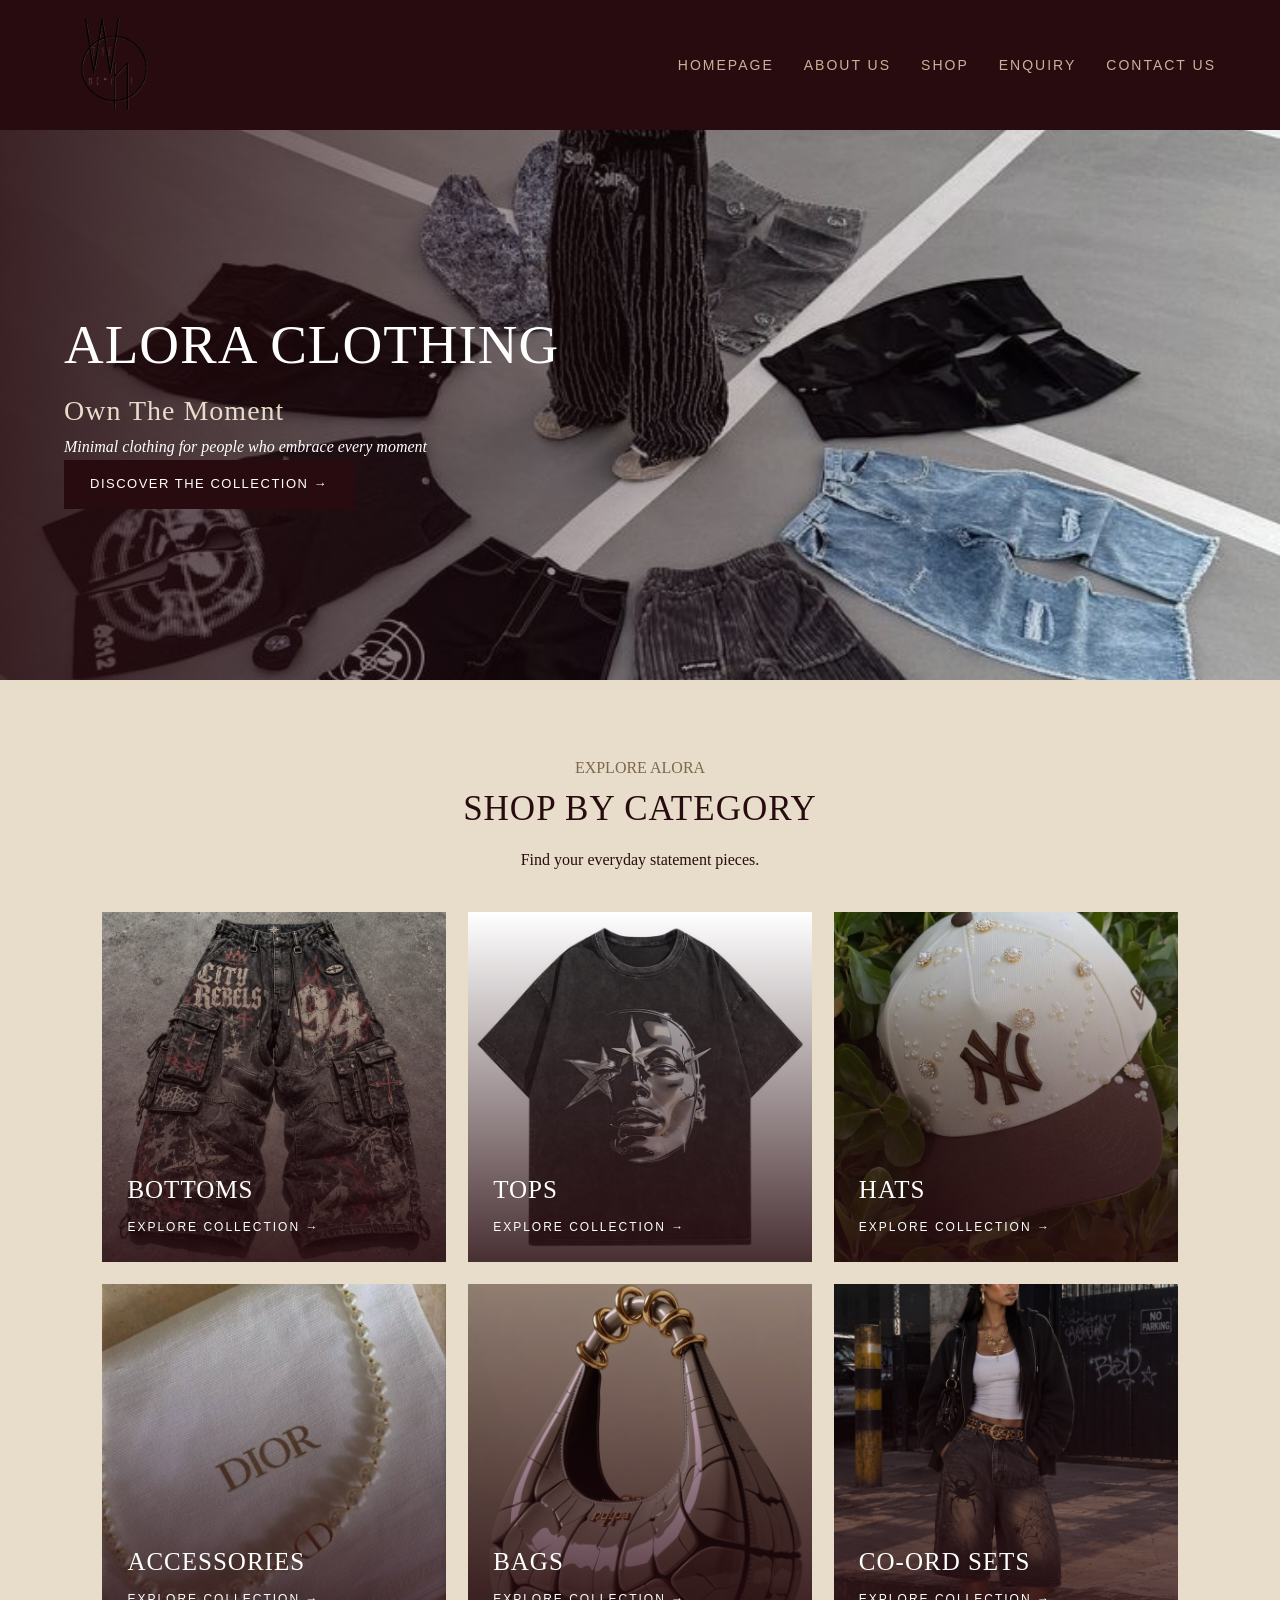
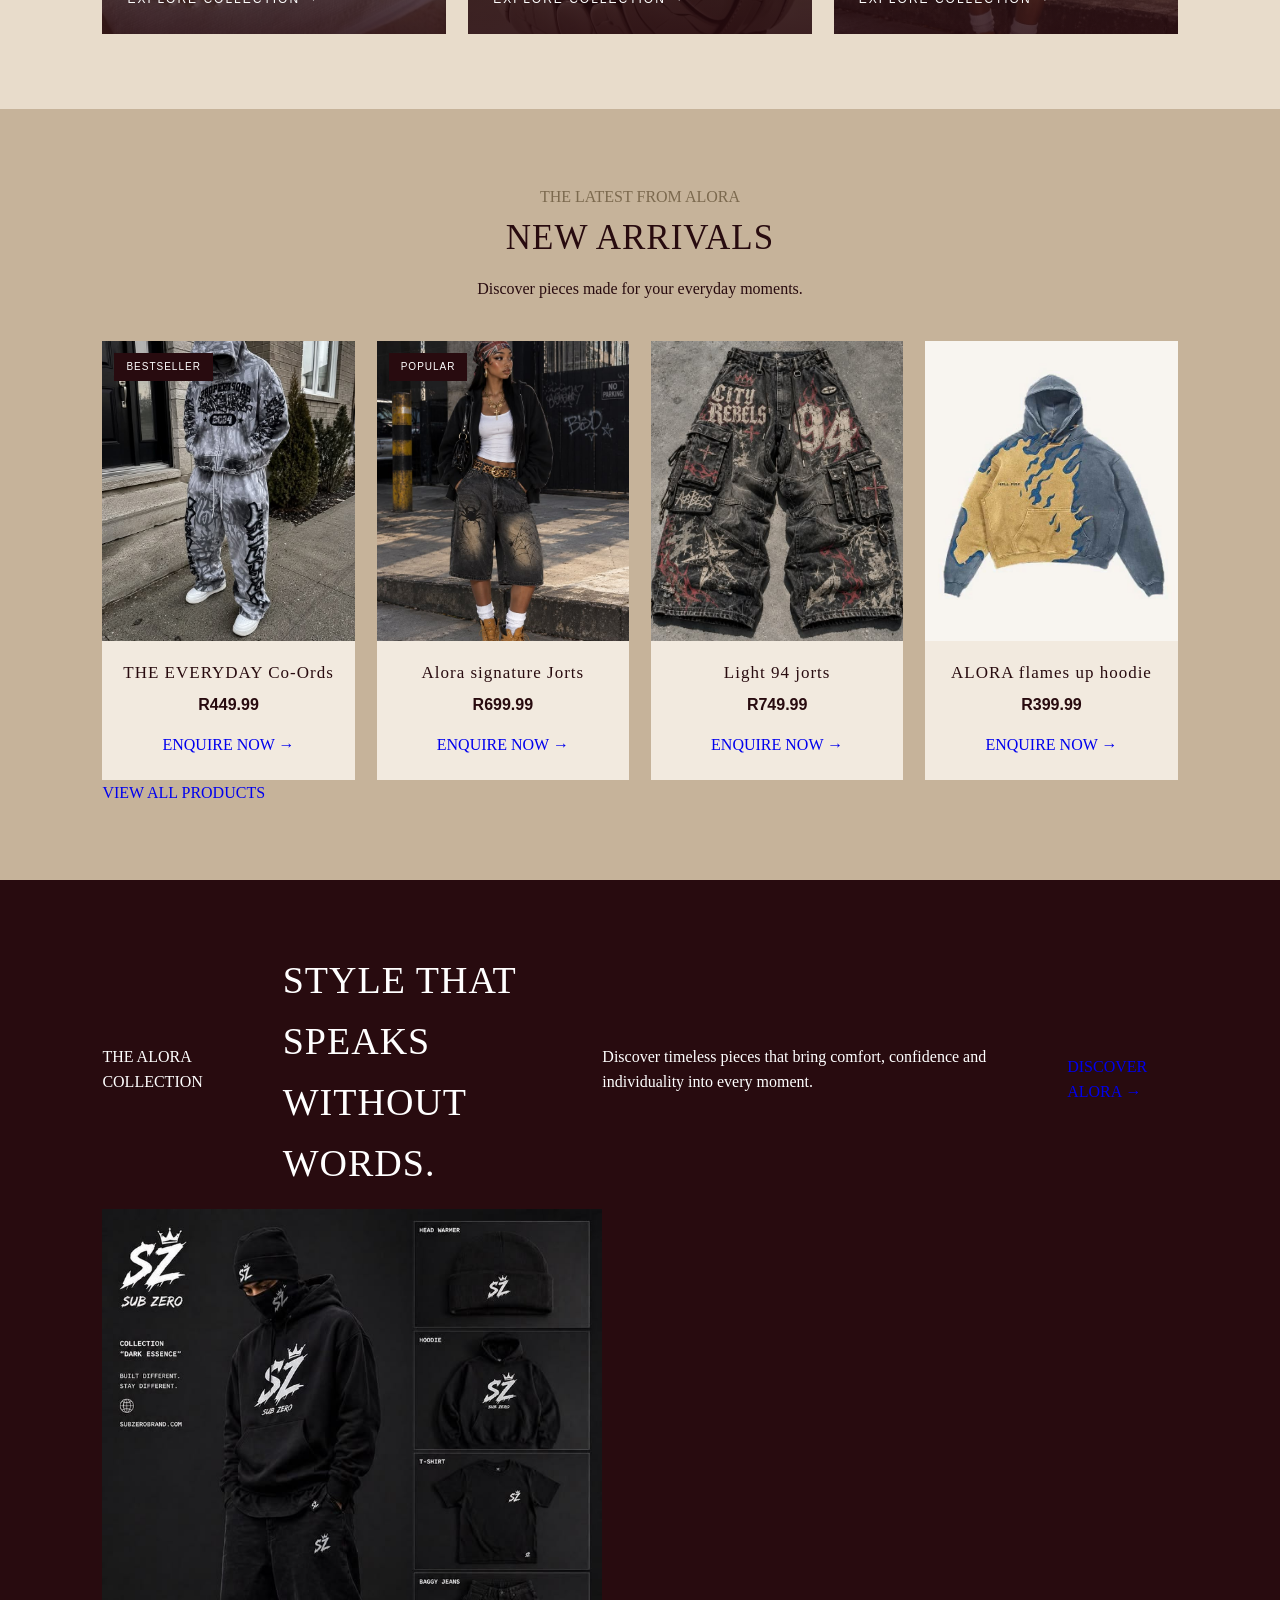
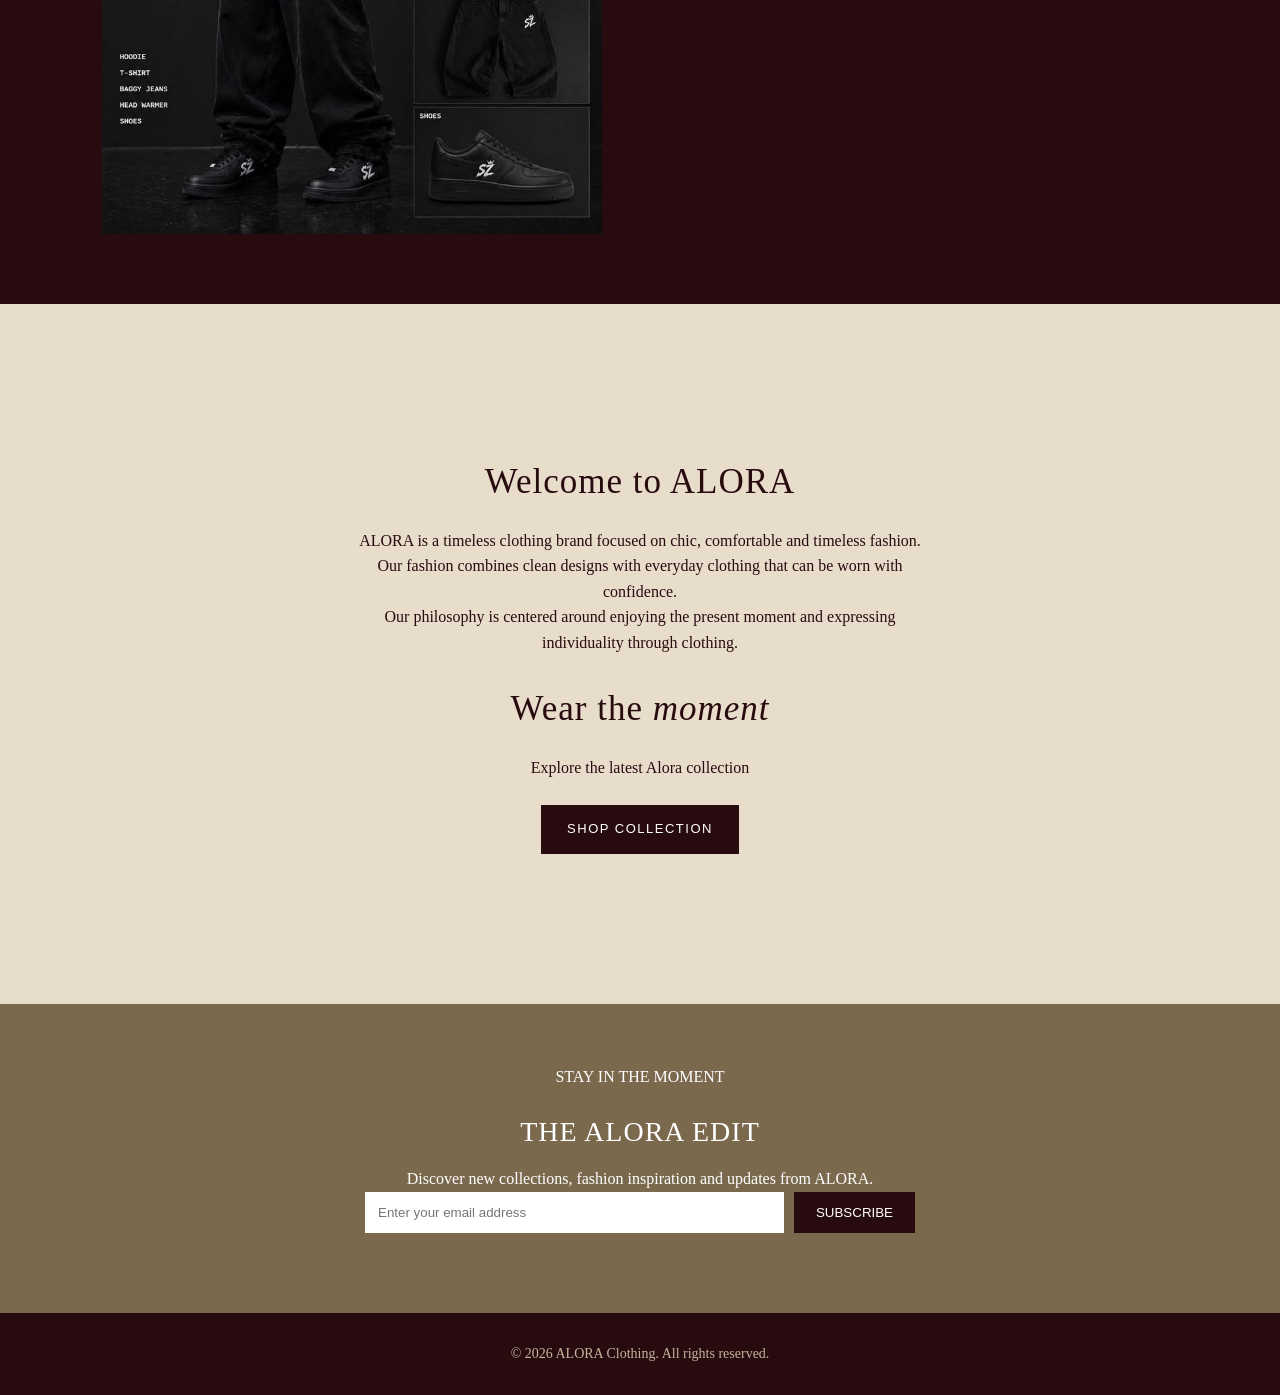
<file: ALORA Clothing store/Index.html>
<!DOCTYPE html>
<html lang = "en">

<head>
	<meta charset="UTF-8">
	<meta name="viewport" content="width=device-width,initial-scale=1.0">

<!--Page Title-->

	<title>ALORA | Own The Moment </title>
		<meta name="description" content="Discover ALORA Clothing, a South African fashion brand offering timeless, stylish and comfortable clothing. Shop everyday T-shirts, hoodies, sweaters, joggers and accessories.">

	<link rel="Stylesheet" href="css/Style.css">

</head>

<body>

<!--Header and Navigation-->

	<header>
		<nav>
<!--Logo-->
			<div class="logo">
		<img src="Images/ALORA logo 1.png" alt = "ALORA Logo">
			</div>

<div class="nav-links">
<a href="Index.html">Homepage</a>
<a href= "About us.html">About us</a>
<a href="Products.html">Shop</a>
<a href="Enquiry.html">Enquiry</a>
<a href="Contact.html">Contact us</a>
		</div>
	</nav>
</header>

<!--Main Page Content-->

<main>

<!--Hero section-->

<section class="hero">

    <div class="hero-image">
        <img src="Images/pants around.jpg" alt="ALORA Clothing collection">
    </div>

    <div class="hero-text">
        <h1>ALORA CLOTHING</h1>
        <h2>Own The Moment</h2>

        <p>
            <i>Minimal clothing for people who embrace every moment</i>
        </p>

        <a href="Products.html" class="luxury-shop-button">
            DISCOVER THE COLLECTION →
        </a>
    </div>

</section>

<!-- SHOP BY CATEGORY -->

<section class="shop-categories">

    <div class="category-heading">
        <p>EXPLORE ALORA</p>
        <h2>SHOP BY CATEGORY</h2>
        <span>Find your everyday statement pieces.</span>
    </div>

    <div class="category-grid">

        <!-- BOTTOMS -->
        <a href="Products.html?category=bottoms" class="category-card">
            <img src="Images/darker pants.jpg" alt="ALORA bottoms collection">
            <div class="category-overlay">
                <h3>BOTTOMS</h3>
                <span>EXPLORE COLLECTION →</span>
            </div>
        </a>

        <!-- TOPS -->
        <a href="Products.html?category=tops" class="category-card">
            <img src="Images/face tee.jpg" alt="ALORA tops collection">
            <div class="category-overlay">
                <h3>TOPS</h3>
                <span>EXPLORE COLLECTION →</span>
            </div>
        </a>

        <!-- HATS -->
        <a href="Products.html?category=hats" class="category-card">
            <img src="Images/brown cap.jpg" alt="ALORA hats collection">
            <div class="category-overlay">
                <h3>HATS</h3>
                <span>EXPLORE COLLECTION →</span>
            </div>
        </a>

        <!-- ACCESSORIES -->
        <a href="Products.html?category=accessories" class="category-card">
            <img src="Images/pearls.jpg" alt="ALORA accessories collection">
            <div class="category-overlay">
                <h3>ACCESSORIES</h3>
                <span>EXPLORE COLLECTION →</span>
            </div>
        </a>

        <!-- BAGS -->
        <a href="Products.html?category=bags" class="category-card">
            <img src="Images/fashion bag.jpg" alt="ALORA bags collection">
            <div class="category-overlay">
                <h3>BAGS</h3>
                <span>EXPLORE COLLECTION →</span>
            </div>
        </a>

        <!-- CO-ORD SETS -->
        <a href="Products.html?category=co-ord-sets" class="category-card">
            <img src="Images/alora jorts.jpg" alt="ALORA co-ord sets collection">
            <div class="category-overlay">
                <h3>CO-ORD SETS</h3>
                <span>EXPLORE COLLECTION →</span>
            </div>
        </a>

    </div>

</section>

<!-- NEW ARRIVALS -->

<section class="new-arrivals">

    <div class="arrivals-heading">
        <p>THE LATEST FROM ALORA</p>
        <h2>NEW ARRIVALS</h2>
        <span>Discover pieces made for your everyday moments.</span>
    </div>

    <div class="arrivals-grid">

        <div class="arrival-card">
            <div class="arrival-image">
                <img src="Images/swag down.jpg" alt="Alora Jorts">
                <span class="arrival-tag">BESTSELLER</span>
            </div>
            <h3>THE EVERYDAY Co-Ords</h3>
            <p>R449.99</p>
            <a href="Enquiry.html">ENQUIRE NOW →</a>
        </div>

        <div class="arrival-card">
            <div class="arrival-image">
                <img src="Images/alora jorts.jpg" alt="Light 96 jorts">
                <span class="arrival-tag">POPULAR</span>
            </div>
            <h3>Alora signature Jorts</h3>
            <p>R699.99</p>
            <a href="Enquiry.html">ENQUIRE NOW →</a>
        </div>

        <div class="arrival-card">
            <div class="arrival-image">
                <img src="Images/darker pants.jpg" alt="Alora signature Jorts">
            </div>
            <h3>Light 94 jorts</h3>
            <p>R749.99</p>
            <a href="Enquiry.html">ENQUIRE NOW →</a>
        </div>

        <div class="arrival-card">
            <div class="arrival-image">
                <img src="Images/flame hoodie.jpg" alt="ALORA flames up hoodie">
            </div>
            <h3>ALORA flames up hoodie</h3>
            <p>R399.99</p>
            <a href="Enquiry.html">ENQUIRE NOW →</a>
        </div>

    </div>

    <a href="Products.html" class="all-products-button">
        VIEW ALL PRODUCTS
    </a>

</section>

<!-- ALORA PROMOTION -->

<section class="alora-promotion">

    <div class="promotion-content">
        <p>THE ALORA COLLECTION</p>

        <h2>STYLE THAT SPEAKS<br>WITHOUT WORDS.</h2>

        <p>
            Discover timeless pieces that bring comfort,
            confidence and individuality into every moment.
        </p>

        <a href="Products.html">DISCOVER ALORA →</a>
    </div>

    <div class="promotion-image">
        <img src="Images/fashion campaign.jpg"
             alt="ALORA fashion campaign">
    </div>

</section>


<!-- Introduction -->

<section class="welcome">
    <div class="welcome content">

        <h2>Welcome to ALORA</h2>

        <p>
            ALORA is a timeless clothing brand focused on chic, comfortable
            and timeless fashion. Our fashion combines clean designs with
            everyday clothing that can be worn with confidence.
        
            </br> Our philosophy is centered around enjoying the present moment
            and expressing individuality through clothing.
        </p>

		<h2> Wear the <i>moment</i></h2>

		<p> Explore the latest Alora collection</p>

        <a href="Products.html" class="shop-button">SHOP COLLECTION</a>
    
	</div>

</section>


<!-- NEWSLETTER -->

<section class="newsletter">

    <p>STAY IN THE MOMENT</p>

    <h2>THE ALORA EDIT</h2>

    <span>
        Discover new collections, fashion inspiration
        and updates from ALORA.
    </span>

    <form class="newsletter-form" id="newsletter-form">

        <input type="email"
               id="newsletter-email"
               placeholder="Enter your email address"
               aria-label="Your email address"
               required>

        <button type="submit">SUBSCRIBE</button>

    </form>

    <p id="newsletter-message" aria-live="polite"></p>

</section>


</main>
		
<!--Footer-->

<footer> 
			<p>&copy; 2026 ALORA Clothing. All rights reserved.</p>
		</footer>
<script src="js/javascript.js"></script>
</body>	
</html>
</file>
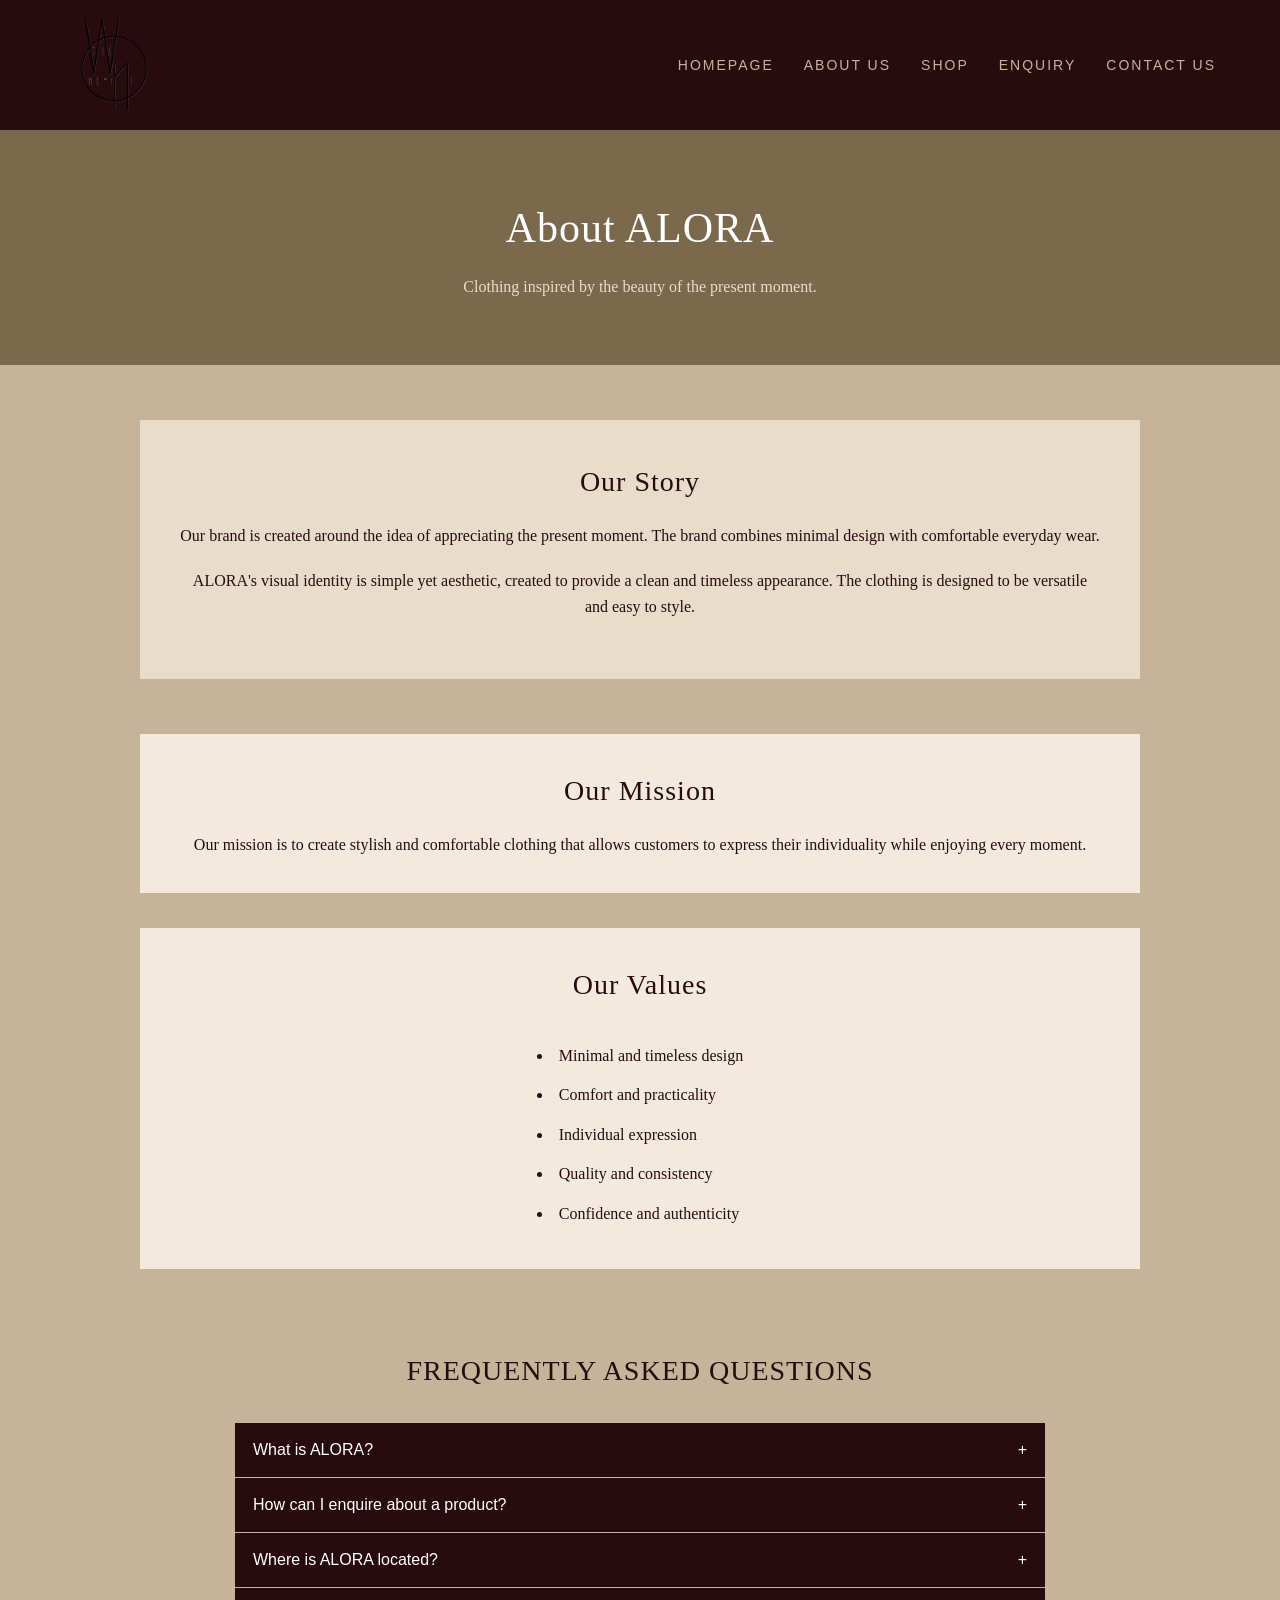
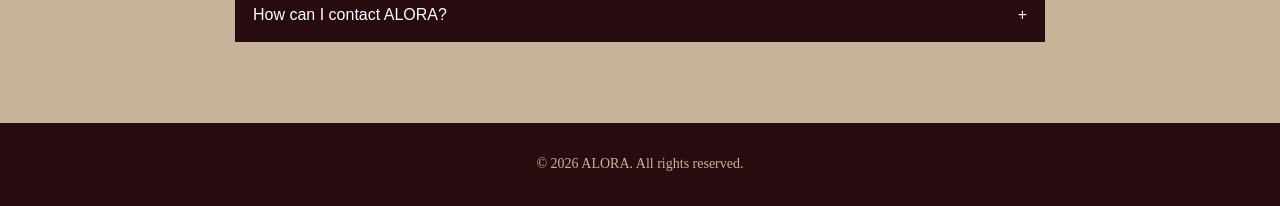
<file: ALORA Clothing store/About us.html>
<!DOCTYPE html>
<html lang="en">

<head>
    <meta charset="UTF-8">
    <meta name="viewport" content="width=device-width, initial-scale=1.0">

<!--Page Title-->

    <title>About Us | ALORA</title>

<meta name="description" content="Learn about ALORA, a South African clothing brand focused on timeless fashion, comfort, confidence and individual style. Discover our philosophy and the story behind the brand.">

    <link rel="stylesheet" href="css/Style.css">

</head>

<body>

<!--Header and Navigation-->

    <header>
		<nav>
<!--Logo-->
            <div class="logo">
                <img src="Images/ALORA logo 1.png" alt="ALORA Logo">
            </div>

            <div class="nav-links">
                <a href="Index.html">Homepage</a>
                <a href="About us.html">About us</a>
                <a href="Products.html">Shop</a>
                <a href="Enquiry.html">Enquiry</a>
                <a href="Contact.html">Contact us</a>
            </div>
	</nav>
</header>

<!--Main Page Content-->

    <main>

        <section class="page-header">
            <h1>About ALORA</h1>
            <p>Clothing inspired by the beauty of the present moment.</p>
        </section>

        <section class="about-content">

            <h2>Our Story</h2>

            <p>
                Our brand is created around the idea of appreciating
                the present moment. The brand combines minimal design
                with comfortable everyday wear.
            </p>

            <p>
                ALORA's visual identity is simple yet aesthetic,
                created to provide a clean and timeless appearance.
                The clothing is designed to be versatile and easy to style.
            </p>

        </section>

        <section class="mission">

            <h2>Our Mission</h2>

            <p>
                Our mission is to create stylish and comfortable
                clothing that allows customers to express their
                individuality while enjoying every moment.
            </p>

        </section>

        <section class="values">

            <h2>Our Values</h2>

            <ul>
                <li>Minimal and timeless design</li>
                <li>Comfort and practicality</li>
                <li>Individual expression</li>
                <li>Quality and consistency</li>
                <li>Confidence and authenticity</li>
            </ul>

        </section>

<!-- FREQUENTLY ASKED QUESTIONS -->
<section class="faq-section">

    <h2>FREQUENTLY ASKED QUESTIONS</h2>

    <div class="faq-item">
        <button class="faq-question">
            What is ALORA?
            <span>+</span>
        </button>
        <div class="faq-answer">
            <p>ALORA is a clothing brand focused on simple, stylish and comfortable fashion.</p>
        </div>
    </div>

    <div class="faq-item">
        <button class="faq-question">
            How can I enquire about a product?
            <span>+</span>
        </button>
        <div class="faq-answer">
            <p>Visit our Products page, select a product and click the Enquire button.</p>
        </div>
    </div>

    <div class="faq-item">
        <button class="faq-question">
            Where is ALORA located?
            <span>+</span>
        </button>
        <div class="faq-answer">
            <p>ALORA is based in Pretoria, South Africa.</p>
        </div>
    </div>

    <div class="faq-item">
        <button class="faq-question">
            How can I contact ALORA?
            <span>+</span>
        </button>
        <div class="faq-answer">
            <p>You can contact us through our Contact page using the contact form or our listed contact details.</p>
        </div>
    </div>

</section>

    </main>

    <footer>
        <p>&copy; 2026 ALORA. All rights reserved.</p>
    </footer>

    <script src="js/javascript.js"></script>

</body>
</html>
</file>
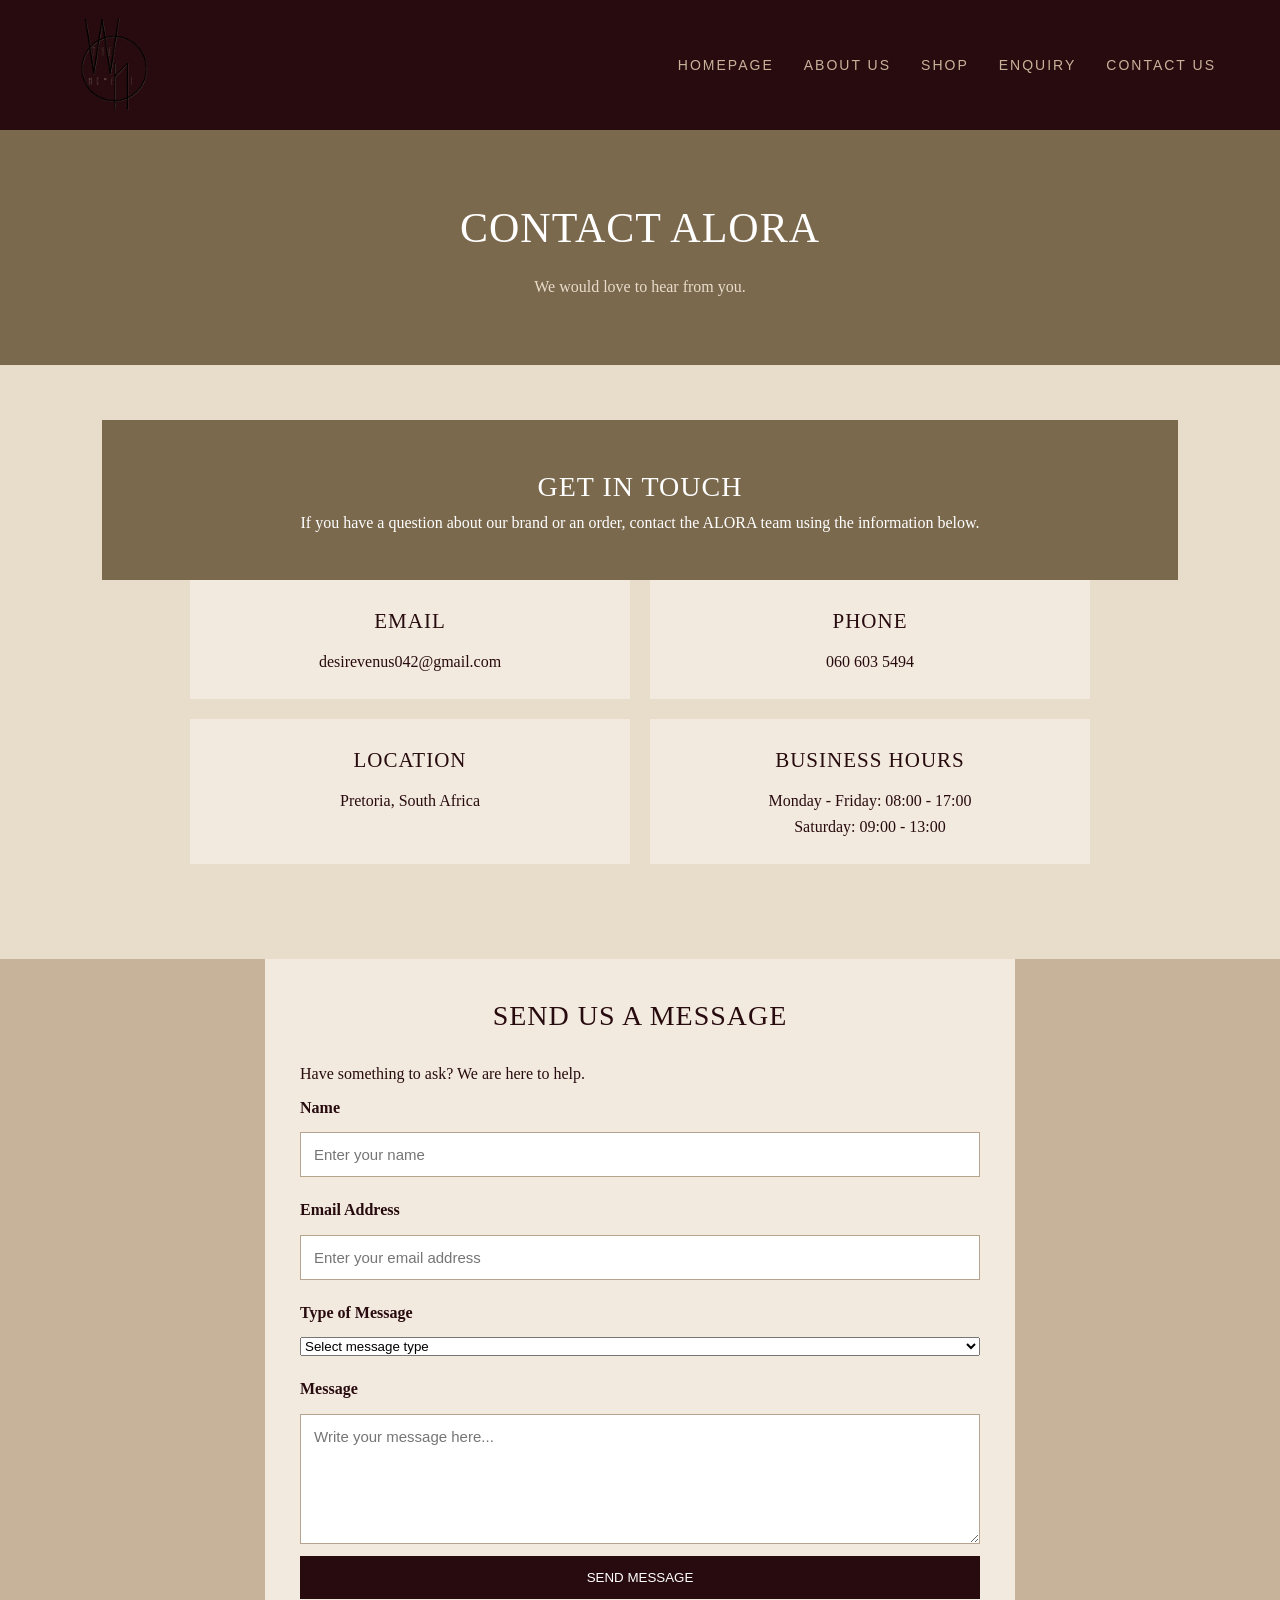
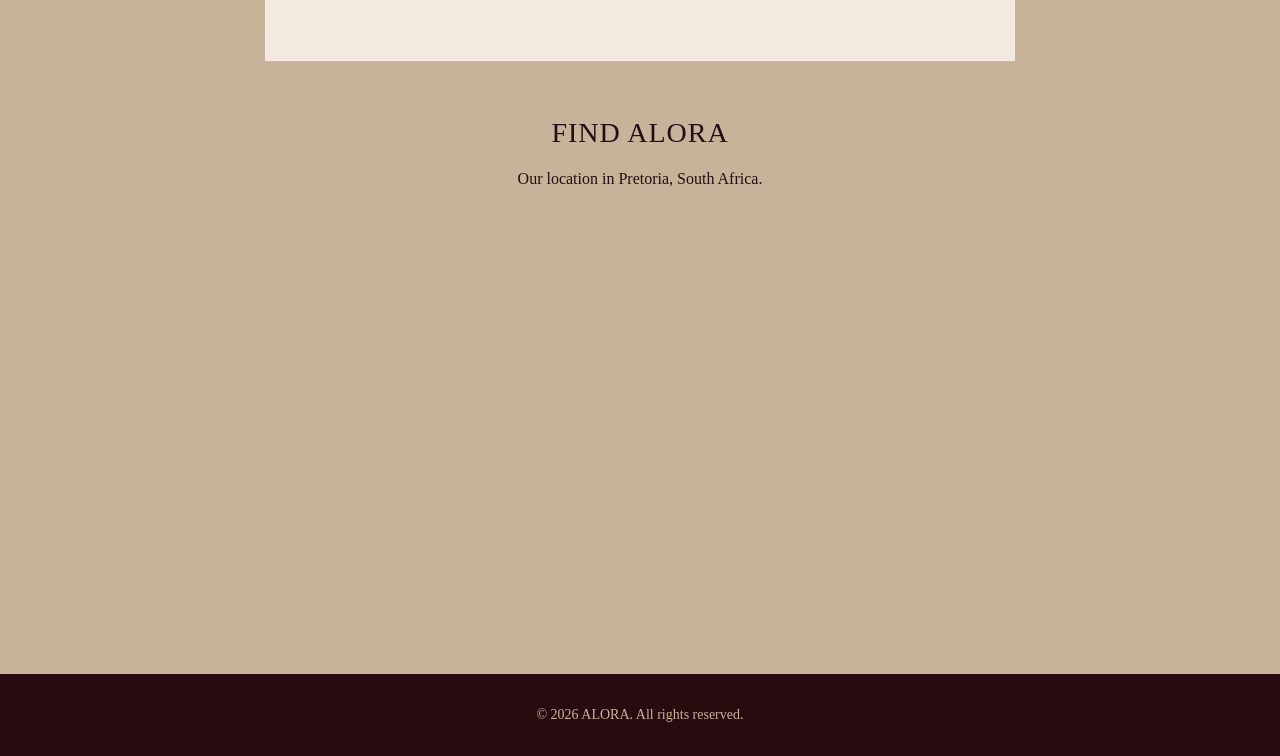
<file: ALORA Clothing store/Contact.html>
<!DOCTYPE html>
<html lang="en">

<head>
    <meta charset="UTF-8">
    <meta name="viewport" content="width=device-width, initial-scale=1.0">

    <title>Contact | ALORA</title>

<meta name="description" content="Contact ALORA Clothing in Pretoria, South Africa, for questions, support and information about our fashion collections and services.">

    <link rel="stylesheet" href="css/Style.css">
</head>

<body>

    <header>

        <nav>

            <div class="logo">
                <img src="Images/ALORA logo 1.png" alt="ALORA Logo">
            </div>

            <div class="nav-links">
                <a href="Index.html">Homepage</a>
                <a href="About us.html">About us</a>
                <a href="Products.html">Shop</a>
                <a href="Enquiry.html">Enquiry</a>
                <a href="Contact.html">Contact us</a>
            </div>

        </nav>

    </header>

    <main>

        <section class="page-header">

            <h1>CONTACT ALORA</h1>

            <p>We would love to hear from you.</p>

        </section>

        <section class="contact-section">

            <div class="contact-intro">

                <h2>GET IN TOUCH</h2>

                <p>
                    If you have a question about our brand or an order,
                    contact the ALORA team using the information below.
                </p>

            </div>

            <div class="contact-details">

                <div class="contact-item">
                    <h3>EMAIL</h3>
                    <p>desirevenus042@gmail.com</p>
                </div>

                <div class="contact-item">
                    <h3>PHONE</h3>
                    <p>060 603 5494</p>
                </div>

                <div class="contact-item">
                    <h3>LOCATION</h3>
                    <p>Pretoria, South Africa</p>
                </div>

                <div class="contact-item">
                    <h3>BUSINESS HOURS</h3>
                    <p>Monday - Friday: 08:00 - 17:00</p>
                    <p>Saturday: 09:00 - 13:00</p>
                </div>

            </div>

        </section>

        <section class="contact-form-section">

            <div class="contact-form-container">

                <h2>SEND US A MESSAGE</h2>

                <p>Have something to ask? We are here to help.</p>

                <form class="contact-form" id="contact-form">

                    <label for="contact-name">Name</label>

                    <input
                        type="text"
                        id="contact-name"
                        name="contact-name"
                        placeholder="Enter your name"
                        required
                    >

                    <label for="contact-email">Email Address</label>

                    <input
                        type="email"
                        id="contact-email"
                        name="contact-email"
                        placeholder="Enter your email address"
                        required
                    >
		<label for="message-type">Type of Message</label>

	<select id="message-type" name="message-type" required>
    <option value="">Select message type</option>
    <option value="General enquiry">General enquiry</option>
    <option value="Product enquiry">Product enquiry</option>
    <option value="Order enquiry">Order enquiry</option>
    <option value="Complaint">Complaint</option>
    <option value="Other">Other</option>
	</select>

                    <label for="contact-message">Message</label>

                    <textarea
                        id="contact-message"
                        name="contact-message"
                        rows="6"
                        placeholder="Write your message here..."
                        required
                    ></textarea>

                    <button type="submit">SEND MESSAGE</button>

                    <p id="contact-response" aria-live="polite"></p>

                </form>

            </div>

        </section>

<!-- ALORA BUSINESS LOCATION -->
<section class="map-section">

    <h2>FIND ALORA</h2>
    <p>Our location in Pretoria, South Africa.</p>

    <iframe
        src="https://www.google.com/maps?q=Pretoria,South%20Africa&output=embed"
        width="100%"
        height="400"
        style="border:0;"
        allowfullscreen=""
        loading="lazy"
        title="Map showing ALORA's location in Pretoria">
    </iframe>

</section>

    </main>

    <footer>
        <p>&copy; 2026 ALORA. All rights reserved.</p>
    </footer>

    <script src="js/javascript.js"></script>

</body>
</html>
</file>
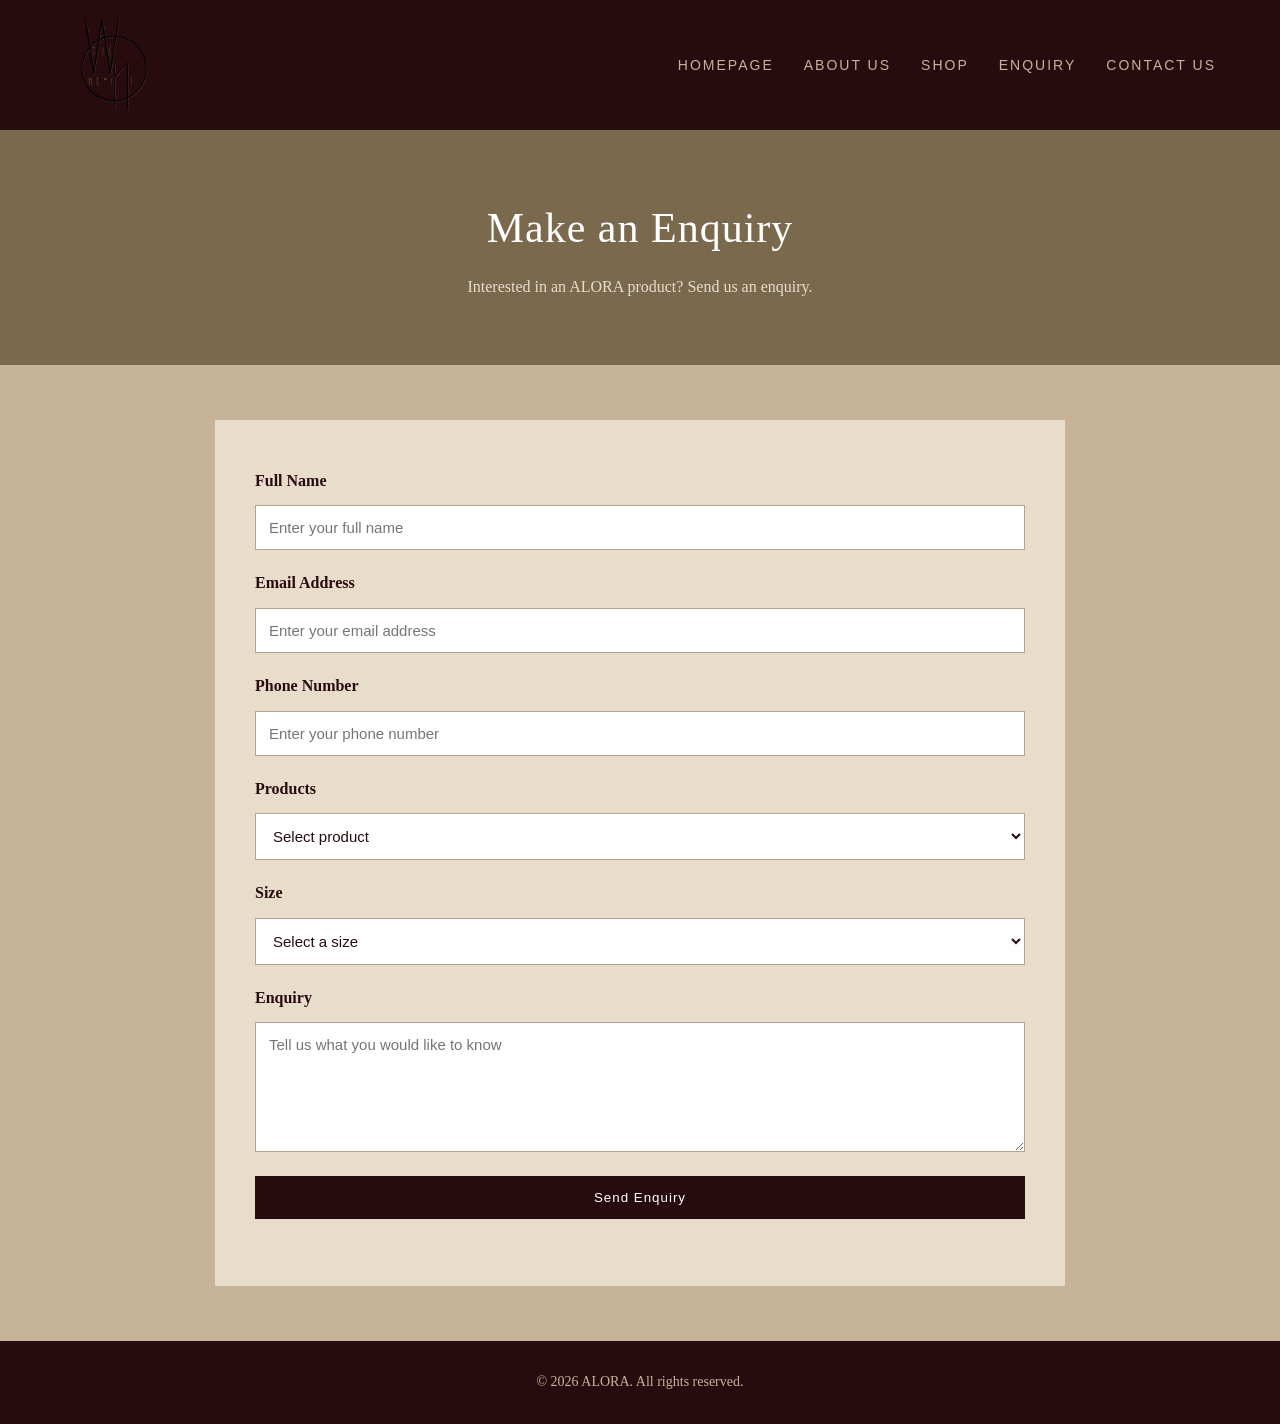
<file: ALORA Clothing store/Enquiry.html>
<!DOCTYPE html>
<html lang="en">

<head>
    <meta charset="UTF-8">
    <meta name="viewport" content="width=device-width, initial-scale=1.0">

    <title>Enquiry | ALORA</title>

<meta name="description" content="Send an enquiry to ALORA Clothing about our products, prices, availability and clothing collection. We are happy to assist with your shopping questions.">

    <link rel="stylesheet" href="css/Style.css">
</head>

<body>

    <header>
        <nav>
            <div class="logo">
                <img src="Images/ALORA logo 1.png" alt="ALORA Logo">
            </div>

            <div class="nav-links">
                <a href="Index.html">Homepage</a>
                <a href="About us.html">About us</a>
                <a href="Products.html">Shop</a>
                <a href="Enquiry.html">Enquiry</a>
                <a href="Contact.html">Contact us</a>
            </div>
        </nav>
    </header>

    <main>

        <section class="page-header">
            <h1>Make an Enquiry</h1>
            <p>Interested in an ALORA product? Send us an enquiry.</p>
        </section>

        <section class="enquiry-section">

            <form class="enquiry-form" id="enquiry-form">

                <label for="name">Full Name</label>
                <input
                    type="text"
                    id="name"
                    name="name"
                    placeholder="Enter your full name"
                    required
                >

                <label for="email">Email Address</label>
                <input
                    type="email"
                    id="email"
                    name="email"
                    placeholder="Enter your email address"
                    required
                >

                <label for="phone">Phone Number</label>
                <input
                    type="tel"
                    id="phone"
                    name="phone"
                    placeholder="Enter your phone number"
                >

                <label for="products">Products</label>
                <select id="products" name="products" required>
                    <option value="">Select product</option>
                    <option value="T-shirt">ALORA T-shirt</option>
                    <option value="Joggers">ALORA Joggers</option>
                    <option value="Hoodie">ALORA Hoodie</option>
                    <option value="Cap">ALORA Cap</option>
                    <option value="Sweater">ALORA Sweater</option>
                </select>

                <label for="size">Size</label>
                <select id="size" name="size">
                    <option value="">Select a size</option>
                    <option value="Small">Small</option>
                    <option value="Medium">Medium</option>
                    <option value="Large">Large</option>
                    <option value="Extra-Large">Extra-Large</option>
                    <option value="Not applicable">Not applicable</option>
                </select>

                <label for="message">Enquiry</label>
                <textarea
                    id="message"
                    name="message"
                    rows="6"
                    placeholder="Tell us what you would like to know"
                    required
                ></textarea>

                <button type="submit">Send Enquiry</button>

                <p id="enquiry-message" aria-live="polite"></p>

            </form>

        </section>

    </main>

    <footer>
        <p>&copy; 2026 ALORA. All rights reserved.</p>
    </footer>

    <script src="js/javascript.js"></script>

</body>
</html>
</file>
<file: ALORA Clothing store/css/Style.css>
/* =====================================
   ALORA CLOTHING WEBSITE
   Main Stylesheet
===================================== */

/* ---------- GENERAL SETTINGS ---------- */

* {
    margin: 0;
    padding: 0;
    box-sizing: border-box;
}

html {
    scroll-behavior: smooth;
}

body {
    font-family: Georgia, "Times New Roman", serif;
    background-color: #C6B39A;
    color: #280B0F;
    line-height: 1.6;
}

img {
    max-width: 100%;
}

a {
    text-decoration: none;
}

button,
input,
select,
textarea {
    font-family: Arial, Helvetica, sans-serif;
}

/* ---------- HEADER AND NAVIGATION ---------- */

header {
    width: 100%;
    min-height: 90px;
    background-color: #280B0F;
    display: flex;
    align-items: center;
    padding: 15px 5%;
    position: relative;
    z-index: 10;
}

nav {
    width: 100%;
    display: flex;
    align-items: center;
    justify-content: space-between;
    gap: 25px;
}

.logo {
    width: 100px;
    flex-shrink: 0;
}

.logo img {
    width: 100%;
    height: auto;
    display: block;
}

.nav-links {
    display: flex;
    justify-content: center;
    align-items: center;
    gap: 30px;
    flex-wrap: wrap;
}

.nav-links a {
    color: #C6B39A;
    font-family: Arial, Helvetica, sans-serif;
    font-size: 14px;
    letter-spacing: 2px;
    text-transform: uppercase;
    padding: 8px 0;
    position: relative;
    transition: color 0.3s ease;
}

.nav-links a::after {
    content: "";
    position: absolute;
    left: 0;
    bottom: 0;
    width: 0;
    height: 2px;
    background-color: #8D3A3C;
    transition: width 0.3s ease;
}

.nav-links a:hover {
    color: #FFFFFF;
}

.nav-links a:hover::after {
    width: 100%;
}

/* ---------- GENERAL HEADINGS ---------- */

h1,
h2,
h3 {
    font-weight: 400;
    letter-spacing: 1px;
}

h1 {
    font-size: 42px;
}

h2 {
    font-size: 28px;
}

h3 {
    font-size: 21px;
}

p {
    font-size: 16px;
}

/* =====================================
   HOMEPAGE
===================================== */

/* ---------- HERO SECTION ---------- */

.hero {
    position: relative;
    width: 100%;
    min-height: 550px;
    display: flex;
    align-items: center;
    padding: 60px 5%;
    overflow: hidden;
    background-color: #280B0F;
}

.hero-image {
    position: absolute;
    top: 0;
    left: 0;
    width: 100%;
    height: 100%;
    max-width: none;
    z-index: 0;
    border-radius: 0;
    box-shadow: none;
}

.hero-image img {
    width: 100%;
    height: 100%;
    max-width: none;
    object-fit: cover;
    object-position: center;
    display: block;
}

.hero::before {
    content: "";
    position: absolute;
    inset: 0;
    background: linear-gradient(
        to right,
        rgba(40, 11, 15, 0.85),
        rgba(40, 11, 15, 0.3),
        transparent
    );
    z-index: 1;
}

.hero-text {
    position: relative;
    z-index: 2;
    width: 50%;
    max-width: 520px;
    color: white;
}

.hero-text h1 {
    color: white;
    font-size: 55px;
}

.hero-text h2 {
    color: #E8DCCB;
}

.hero-text p {
    color: white;
}

/* ---------- MAIN BUTTONS ---------- */

.luxury-shop-button,
.shop-button,
.enquire-button {
    display: inline-block;
    background-color: #280B0F;
    color: #FFFFFF;
    padding: 13px 25px;
    border: 1px solid #280B0F;
    font-family: Arial, Helvetica, sans-serif;
    font-size: 13px;
    letter-spacing: 1.5px;
    text-align: center;
    transition: 0.3s ease;
}

.luxury-shop-button:hover,
.shop-button:hover,
.enquire-button:hover {
    background-color: #8D3A3C;
    border-color: #8D3A3C;
    color: #FFFFFF;
}

/* ---------- SHOP BY CATEGORY ---------- */

.shop-categories {
    padding: 75px 8%;
    background-color: #E8DCCB;
}

.category-heading,
.arrivals-heading {
    text-align: center;
    margin-bottom: 40px;
}

.category-heading h2,
.arrivals-heading h2 {
    font-size: 35px;
    margin-bottom: 10px;
}

.category-heading p,
.arrivals-heading p {
    color: #7B694E;
}

.category-grid {
    display: grid;
    grid-template-columns: repeat(3, 1fr);
    gap: 22px;
}

.category-card {
    position: relative;
    display: block;
    height: 350px;
    overflow: hidden;
    color: #FFFFFF;
}

.category-card img {
    width: 100%;
    height: 100%;
    object-fit: cover;
    display: block;
    transition: transform 0.5s ease;
}

.category-card:hover img {
    transform: scale(1.07);
}

.category-overlay {
    position: absolute;
    inset: 0;
    display: flex;
    flex-direction: column;
    justify-content: flex-end;
    padding: 25px;
    background: linear-gradient(
        transparent,
        rgba(40, 11, 15, 0.85)
    );
}

.category-overlay h3 {
    font-size: 25px;
    color: #FFFFFF;
}

.category-overlay span {
    font-family: Arial, Helvetica, sans-serif;
    font-size: 12px;
    letter-spacing: 2px;
    margin-top: 8px;
}

/* ---------- NEW ARRIVALS ---------- */

.new-arrivals {
    padding: 75px 8%;
    background-color: #C6B39A;
}

.arrivals-grid {
    display: grid;
    grid-template-columns: repeat(4, 1fr);
    gap: 22px;
}

.arrival-card {
    background-color: #F2EADF;
    text-align: center;
    padding-bottom: 22px;
    transition: transform 0.3s ease;
}

.arrival-card:hover {
    transform: translateY(-6px);
}

.arrival-image {
    position: relative;
    height: 300px;
    overflow: hidden;
}

.arrival-image img {
    width: 100%;
    height: 100%;
    object-fit: cover;
    display: block;
    transition: transform 0.4s ease;
}

.arrival-card:hover .arrival-image img {
    transform: scale(1.05);
}

.arrival-tag {
    position: absolute;
    top: 12px;
    left: 12px;
    background-color: #280B0F;
    color: #FFFFFF;
    padding: 6px 12px;
    font-family: Arial, Helvetica, sans-serif;
    font-size: 10px;
    letter-spacing: 1px;
}

.arrival-card h3 {
    margin: 18px 8px 5px;
    font-size: 17px;
}

.arrival-card p {
    margin: 5px 0 15px;
    font-family: Arial, Helvetica, sans-serif;
    font-weight: bold;
}

/* ---------- PROMOTION SECTION ---------- */

.alora-promotion {
    padding: 70px 8%;
    background-color: #280B0F;
    color: #FFFFFF;
}

.promotion-content {
    display: flex;
    align-items: center;
    justify-content: space-between;
    gap: 45px;
}

.promotion-content h2 {
    font-size: 38px;
    margin-bottom: 15px;
}

.promotion-content p {
    margin-bottom: 20px;
}

.promotion-image {
    flex: 1;
    max-width: 500px;
}

.promotion-image img {
    width: 100%;
    display: block;
    object-fit: cover;
}

/* ---------- WELCOME SECTION ---------- */

.welcome {
    padding: 75px 8%;
    background-color: #E8DCCB;
    text-align: center;
}

.welcome .content {
    max-width: 750px;
    margin: auto;
}

.welcome h2 {
    font-size: 35px;
    margin-bottom: 18px;
}

.welcome p {
    margin-bottom: 25px;
}

/* ---------- NEWSLETTER ---------- */

.newsletter {
    padding: 60px 8%;
    background-color: #7B694E;
    color: #FFFFFF;
    text-align: center;
}

.newsletter h2 {
    margin-bottom: 12px;
}

.newsletter p {
    margin-bottom: 20px;
}

.newsletter-form {
    display: flex;
    justify-content: center;
    gap: 10px;
    max-width: 550px;
    margin: auto;
}

.newsletter-form input {
    flex: 1;
    min-width: 0;
    padding: 13px;
    border: none;
    outline: none;
}

.newsletter-form button {
    padding: 13px 22px;
    background-color: #280B0F;
    color: #FFFFFF;
    border: none;
    cursor: pointer;
}

#newsletter-message {
    margin-top: 12px;
}

/* =====================================
   PRODUCTS PAGE
===================================== */

.page-header {
    padding: 65px 8%;
    text-align: center;
    background-color: #7B694E;
    color: #FFFFFF;
}

.page-header h1 {
    margin-bottom: 12px;
    font-size: 42px;
}

.page-header p {
    color: #E8DCCB;
}

.products {
    padding: 60px 7%;
    display: grid;
    grid-template-columns: repeat(3, 1fr);
    gap: 28px;
    background-color: #E8DCCB;
}

.product-card {
    background-color: #FFFFFF;
    overflow: hidden;
    box-shadow: 0 5px 15px rgba(40, 11, 15, 0.10);
    transition: transform 0.3s ease, box-shadow 0.3s ease;
}

.product-card:hover {
    transform: translateY(-5px);
    box-shadow: 0 10px 22px rgba(40, 11, 15, 0.18);
}

.product-card > img {
    width: 100%;
    height: 300px;
    object-fit: cover;
    display: block;
}

.product-info {
    padding: 22px;
}

.product-info h2 {
    font-size: 20px;
    margin-bottom: 10px;
}

.product-info p {
    margin-bottom: 14px;
}

.product-info select {
    width: 100%;
    padding: 11px;
    margin: 8px 0 12px;
    border: 1px solid #C6B39A;
    background-color: #FFFFFF;
    color: #280B0F;
}

.price {
    font-size: 19px;
    font-weight: bold;
    color: #8D3A3C;
}

.enquire-button {
    margin-top: 8px;
    width: 100%;
}

/* PRODUCT CATEGORY FILTER */

.product-categories {
    display: flex;
    justify-content: center;
    align-items: center;
    flex-wrap: wrap;
    gap: 12px;
    padding: 30px 5%;
}

.filter-btn {
    background: transparent;
    border: 1px solid #7B694E;
    color: #7B694E;
    padding: 12px 22px;
    cursor: pointer;
    font-size: 13px;
    letter-spacing: 1px;
    transition: 0.3s;
}

.filter-btn:hover,
.filter-btn.active {
    background: #280B0F;
    color: white;
    border-color: #280B0F;
}

.no-products {
    text-align: center;
    padding: 25px;
    color: #7B694E;
}

/* =====================================
   ABOUT US PAGE
===================================== */

.about-content {
    max-width: 1000px;
    margin: 55px auto;
    padding: 40px;
    background-color: #E8DCCB;
    text-align: center;
}

.about-content h2 {
    margin-bottom: 18px;
}

.about-content p {
    margin-bottom: 20px;
}

.mission,
.values {
    max-width: 1000px;
    margin: 35px auto;
    padding: 35px;
    background-color: #F2EADF;
    text-align: center;
}

.mission h2,
.values h2 {
    margin-bottom: 18px;
}

.values ul {
    list-style-position: inside;
    display: inline-block;
    text-align: left;
    margin-top: 10px;
}

.values li {
    padding: 7px 0;
}

/* =====================================
   ENQUIRY PAGE
===================================== */

.enquiry-section {
    max-width: 850px;
    margin: 55px auto;
    padding: 40px;
    background-color: #E8DCCB;
}

.enquiry-section h1,
.enquiry-section h2 {
    text-align: center;
    margin-bottom: 20px;
}

.enquiry-form {
    display: flex;
    flex-direction: column;
    gap: 12px;
}

.enquiry-form label {
    font-weight: bold;
    margin-top: 8px;
}

.enquiry-form input,
.enquiry-form select,
.enquiry-form textarea {
    width: 100%;
    padding: 13px;
    border: 1px solid #B7A48C;
    background-color: #FFFFFF;
    color: #280B0F;
    font-size: 15px;
}

.enquiry-form textarea {
    min-height: 130px;
    resize: vertical;
}

.enquiry-form button {
    padding: 14px;
    margin-top: 12px;
    background-color: #280B0F;
    color: #FFFFFF;
    border: none;
    cursor: pointer;
    letter-spacing: 1px;
    transition: background-color 0.3s ease;
}

.enquiry-form button:hover {
    background-color: #8D3A3C;
}

#enquiry-message {
    margin-top: 15px;
    text-align: center;
}

/* =====================================
   CONTACT PAGE
===================================== */

.contact-intro {
    padding: 45px 8%;
    text-align: center;
    background-color: #7B694E;
    color: #FFFFFF;
}

.contact-intro h1 {
    margin-bottom: 12px;
}

.contact-section {
    padding: 55px 8%;
    background-color: #E8DCCB;
}

.contact-details {
    display: grid;
    grid-template-columns: repeat(2, 1fr);
    gap: 20px;
    max-width: 900px;
    margin: 0 auto 40px;
}

.contact-item {
    padding: 25px;
    background-color: #F2EADF;
    text-align: center;
}

.contact-item h3 {
    margin-bottom: 10px;
}

.contact-item a {
    color: #8D3A3C;
}

.contact-form-section {
    max-width: 750px;
    margin: auto;
    padding: 35px;
    background-color: #F2EADF;
}

.contact-form-section h2 {
    text-align: center;
    margin-bottom: 22px;
}

.contact-form {
    display: flex;
    flex-direction: column;
    gap: 12px;
}

.contact-form label {
    font-weight: bold;
    margin-top: 8px;
}

.contact-form input,
.contact-form textarea {
    width: 100%;
    padding: 13px;
    border: 1px solid #B7A48C;
    background-color: #FFFFFF;
    color: #280B0F;
    font-size: 15px;
}

.contact-form textarea {
    min-height: 130px;
    resize: vertical;
}

.contact-form button {
    padding: 14px;
    background-color: #280B0F;
    color: #FFFFFF;
    border: none;
    cursor: pointer;
    transition: background-color 0.3s ease;
}

.contact-form button:hover {
    background-color: #8D3A3C;
}

#contact-response {
    margin-top: 15px;
    text-align: center;
}

/* =====================================
   FOOTER
===================================== */

footer {
    padding: 30px 8%;
    background-color: #280B0F;
    color: #C6B39A;
    text-align: center;
}

footer p {
    font-size: 14px;
}

/* =====================================
   RESPONSIVE DESIGN
===================================== */

@media (max-width: 900px) {

    .nav-links {
        gap: 15px;
    }

    .hero {
        padding: 50px 5%;
        gap: 25px;
    }

    .hero-text h1 {
        font-size: 42px;
    }

    .arrivals-grid {
        grid-template-columns: repeat(2, 1fr);
    }

    .products {
        grid-template-columns: repeat(2, 1fr);
    }
}

@media (max-width: 600px) {

    header {
        padding: 15px 4%;
    }

    nav {
        flex-direction: column;
    }

    .logo {
        width: 85px;
    }

    .nav-links {
        gap: 12px 18px;
    }

    .nav-links a {
        font-size: 11px;
        letter-spacing: 1px;
    }

    .hero {
        flex-direction: column;
        text-align: center;
        padding: 45px 6%;
    }

    .hero-text h1 {
        font-size: 38px;
    }

    .hero-image {
        width: 100%;
        height: 300px;
    }

    .category-grid {
        grid-template-columns: 1fr;
    }

    .category-card {
        height: 300px;
    }

    .arrivals-grid {
        grid-template-columns: 1fr;
    }

    .arrival-image {
        height: 330px;
    }

    .promotion-content {
        flex-direction: column;
        text-align: center;
    }

    .products {
        grid-template-columns: 1fr;
        padding: 35px 6%;
    }

    .product-card > img {
        height: 320px;
    }

    .about-content,
    .mission,
    .values,
    .enquiry-section,
    .contact-form-section {
        margin: 25px 5%;
        padding: 25px;
    }

    .contact-details {
        grid-template-columns: 1fr;
    }

    .newsletter-form {
        flex-direction: column;
    }

    .newsletter-form input,
    .newsletter-form button {
        width: 100%;
    }

    h1 {
        font-size: 32px;
    }

    h2 {
        font-size: 25px;
    }
}



/* MOBILE CATEGORY LAYOUT */

@media (max-width: 768px) {
    .category-grid {
        grid-template-columns: repeat(2, 1fr);
    }

    .category-card {
        height: 260px;
    }
}

@media (max-width: 480px) {
    .category-grid {
        grid-template-columns: 1fr;
    }
}

/* PRODUCT IMAGE POPUP */

.product-card img {
    cursor: pointer;
}

.image-modal {
    display: none;
    position: fixed;
    z-index: 1000;
    left: 0;
    top: 0;
    width: 100%;
    height: 100%;
    background: rgba(0, 0, 0, 0.9);
    justify-content: center;
    align-items: center;
    padding: 20px;
}

.image-modal img {
    max-width: 85%;
    max-height: 85%;
    object-fit: contain;
    border-radius: 5px;
}

.close-modal {
    position: absolute;
    top: 20px;
    right: 35px;
    color: white;
    font-size: 40px;
    cursor: pointer;
}

/* FAQ ACCORDION */

.faq-section {
    max-width: 850px;
    margin: 60px auto;
    padding: 20px;
}

.faq-section h2 {
    text-align: center;
    margin-bottom: 30px;
}

.faq-item {
    border-bottom: 1px solid #C6B39A;
}

.faq-question {
    width: 100%;
    padding: 18px;
    background: #280B0F;
    color: white;
    border: none;
    text-align: left;
    cursor: pointer;
    display: flex;
    justify-content: space-between;
    font-size: 16px;
}

.faq-answer {
    display: none;
    padding: 15px;
    background: #C6B39A;
    color: #280B0F;
}

.faq-item.active .faq-answer {
    display: block;
}

/* ALORA INTERACTIVE MAP */

.map-section {
    padding: 50px 8%;
    text-align: center;
    background: #C6B39A;
}

.map-section h2 {
    color: #280B0F;
    margin-bottom: 10px;
}

.map-section p {
    margin-bottom: 25px;
}

.map-section iframe {
    width: 100%;
    max-width: 1100px;
    border-radius: 8px;
}
</file>
